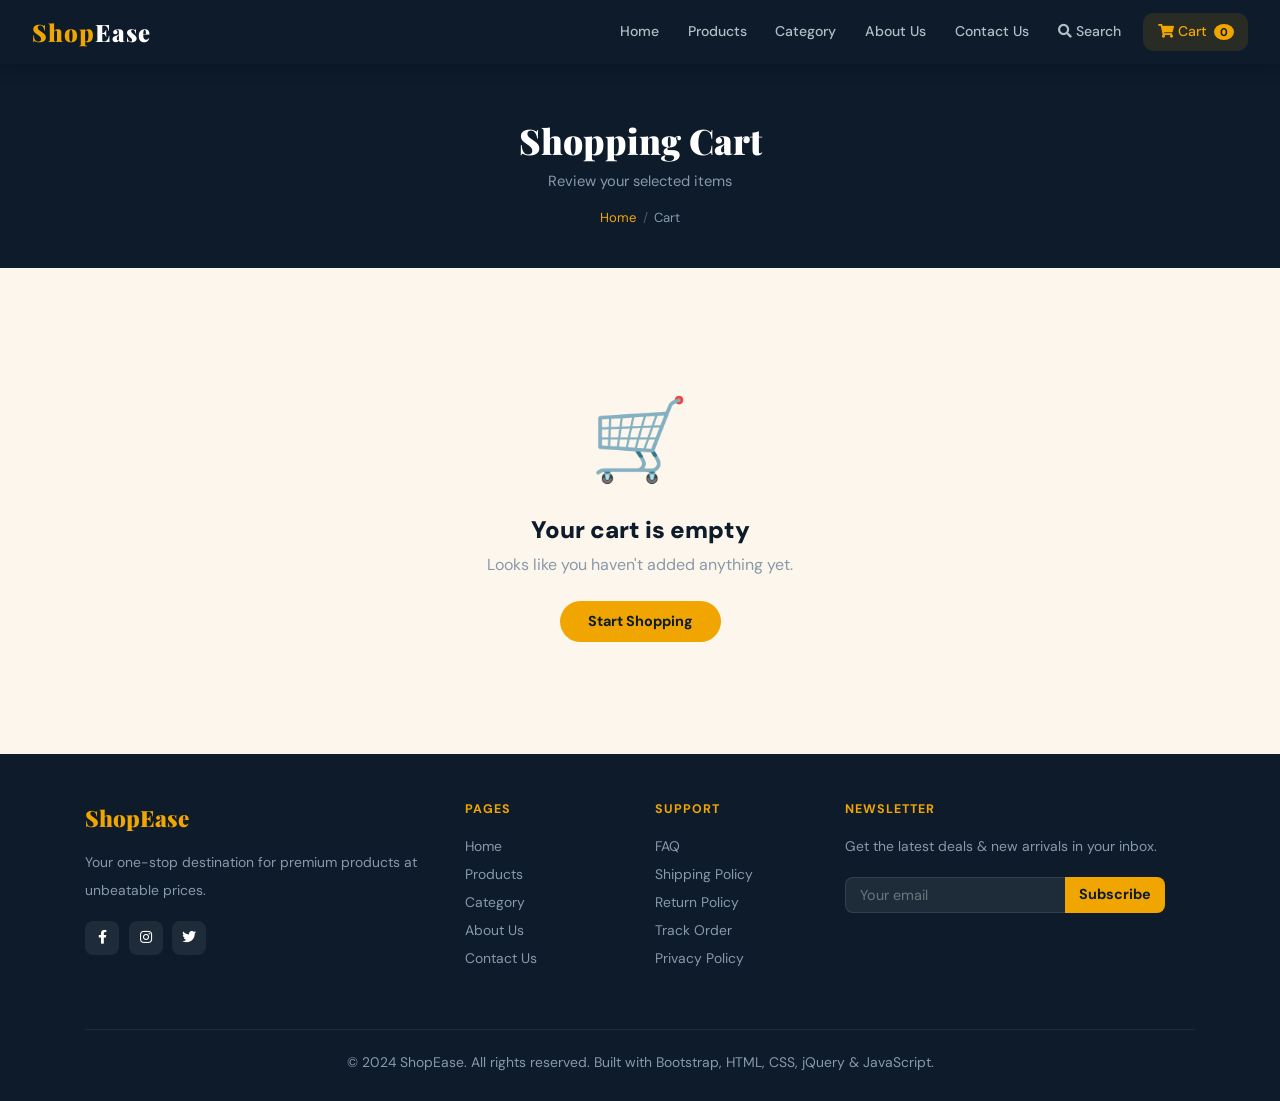
<file: ShopEase/cart.html>
<!DOCTYPE html>
<html lang="en">
<head>
  <meta charset="UTF-8"/>
  <meta name="viewport" content="width=device-width, initial-scale=1.0"/>
  <title>ShopEase – Cart</title>
  <link href="https://fonts.googleapis.com/css2?family=Playfair+Display:wght@600;700;900&family=DM+Sans:wght@300;400;500;600&display=swap" rel="stylesheet"/>
  <link rel="stylesheet" href="https://stackpath.bootstrapcdn.com/bootstrap/4.5.2/css/bootstrap.min.css"/>
  <link rel="stylesheet" href="https://cdnjs.cloudflare.com/ajax/libs/font-awesome/5.10.0/css/all.min.css"/>
  <link rel="stylesheet" href="css/style.css"/>
  <style>
    .cart-table { background:#fff; border-radius:var(--radius); overflow:hidden; box-shadow:var(--shadow2); }
    .cart-table table { margin:0; }
    .cart-table th { background:var(--navy); color:#fff; font-size:.8rem; letter-spacing:1px; text-transform:uppercase; font-weight:600; padding:1rem 1.2rem; }
    .cart-table td { padding:1rem 1.2rem; vertical-align:middle; border-color:var(--border); }
    .cart-item-img { width:70px; height:70px; border-radius:10px; object-fit:cover; }
    .cart-summary { background:#fff; border-radius:var(--radius); padding:1.8rem; border:1px solid var(--border); box-shadow:var(--shadow2); position:sticky; top:80px; }
    .summary-row { display:flex; justify-content:space-between; padding:.5rem 0; font-size:.9rem; border-bottom:1px solid var(--border); }
    .summary-row:last-child { border-bottom:none; font-weight:700; font-size:1.05rem; padding-top:1rem; }
    .remove-btn { background:none; border:none; color:#ccc; cursor:pointer; transition:.2s; font-size:1rem; }
    .remove-btn:hover { color:var(--red); }
    .qty-box { display:flex; align-items:center; gap:.4rem; }
    .qty-box button { width:28px; height:28px; border-radius:6px; border:1px solid var(--border); background:#fff; font-size:.9rem; cursor:pointer; font-weight:700; }
    .qty-box button:hover { background:var(--gold); border-color:var(--gold); }
    .qty-box input { width:36px; text-align:center; border:1px solid var(--border); border-radius:6px; height:28px; font-weight:700; font-size:.85rem; }
  </style>
</head>
<body>
<div id="navbar-placeholder"></div>

<div class="page-hero">
  <h1>Shopping Cart</h1>
  <p>Review your selected items</p>
  <div class="breadcrumb-custom"><a href="index.html">Home</a><span class="sep">/</span>Cart</div>
</div>

<div class="container py-5">
  <div id="cart-empty" style="display:none;text-align:center;padding:4rem 0;">
    <div style="font-size:5rem;">🛒</div>
    <h4 style="margin:1rem 0 .5rem;font-weight:900;">Your cart is empty</h4>
    <p style="color:var(--muted);">Looks like you haven't added anything yet.</p>
    <a href="products.html" class="btn-gold btn mt-2">Start Shopping</a>
  </div>
  <div id="cart-content">
    <div class="row">
      <div class="col-lg-8 mb-4">
        <div class="cart-table">
          <table class="table mb-0">
            <thead>
              <tr>
                <th>Product</th>
                <th class="text-center">Size</th>
                <th class="text-center">Qty</th>
                <th class="text-right">Price</th>
                <th></th>
              </tr>
            </thead>
            <tbody id="cart-tbody"></tbody>
          </table>
        </div>
        <a href="products.html" class="btn-outline-gold btn mt-3"><i class="fas fa-arrow-left mr-1"></i>Continue Shopping</a>
      </div>
      <div class="col-lg-4">
        <div class="cart-summary">
          <h5 style="font-weight:900;margin-bottom:1.2rem;font-family:'Playfair Display',serif;">Order Summary</h5>
          <div class="summary-row"><span>Subtotal</span><span id="cart-subtotal">₹0</span></div>
          <div class="summary-row"><span>Delivery</span><span id="cart-delivery">₹49</span></div>
          <div class="summary-row"><span>Discount</span><span style="color:var(--green);" id="cart-discount">−₹0</span></div>
          <div class="summary-row"><span>Total</span><span id="cart-total">₹49</span></div>
          <a href="checkout.html" class="btn-gold btn w-100 mt-3 d-block text-center"><i class="fas fa-lock mr-1"></i>Proceed to Checkout</a>
          <div class="mt-3 text-center" style="font-size:.78rem;color:var(--muted);"><i class="fas fa-shield-alt mr-1" style="color:var(--gold);"></i>Secure 256-bit SSL Encryption</div>
        </div>
      </div>
    </div>
  </div>
</div>

<div id="footer-placeholder"></div>

<script src="https://code.jquery.com/jquery-3.5.1.slim.min.js"></script>
<script src="https://cdn.jsdelivr.net/npm/bootstrap@4.5.2/dist/js/bootstrap.bundle.min.js"></script>
<script src="js/main.js"></script>
<script src="js/layout.js"></script>
<script>
  injectNavbar('cart');
  injectFooter();

  function renderCart() {
    const cart = getCart();
    const empty = document.getElementById('cart-empty');
    const content = document.getElementById('cart-content');
    if (!cart.length) { empty.style.display = 'block'; content.style.display = 'none'; return; }
    empty.style.display = 'none'; content.style.display = 'block';
    document.getElementById('cart-tbody').innerHTML = cart.map(item => `
      <tr>
        <td><div class="d-flex align-items-center" style="gap:.8rem;">
          <img src="${item.img}" class="cart-item-img" alt=""/>
          <div><div style="font-weight:700;font-size:.9rem;">${item.name}</div>
          <div style="font-size:.78rem;color:var(--muted);">${item.category}</div></div>
        </div></td>
        <td class="text-center"><span style="font-size:.82rem;font-weight:600;">${item.size}</span></td>
        <td class="text-center">
          <div class="qty-box justify-content-center">
            <button onclick="updateQty(${item.id},'${item.size}',-1)">−</button>
            <input type="number" value="${item.qty}" min="1" readonly/>
            <button onclick="updateQty(${item.id},'${item.size}',1)">+</button>
          </div>
        </td>
        <td class="text-right" style="font-weight:700;">₹${item.price * item.qty}</td>
        <td><button class="remove-btn" onclick="removeFn(${item.id},'${item.size}')"><i class="fas fa-trash-alt"></i></button></td>
      </tr>`).join('');
    const sub = cart.reduce((a,b) => a + b.price * b.qty, 0);
    const delivery = sub >= 499 ? 0 : 49;
    const discount = Math.round(sub * 0.05);
    document.getElementById('cart-subtotal').textContent = '₹' + sub;
    document.getElementById('cart-delivery').textContent = delivery === 0 ? 'FREE' : '₹' + delivery;
    document.getElementById('cart-discount').textContent = '−₹' + discount;
    document.getElementById('cart-total').textContent = '₹' + (sub + delivery - discount);
  }
  function updateQty(id, size, d) { updateCartQty(id, size, d); renderCart(); }
  function removeFn(id, size) { removeFromCart(id, size); renderCart(); }
  renderCart();
</script>
</body>
</html>
</file>
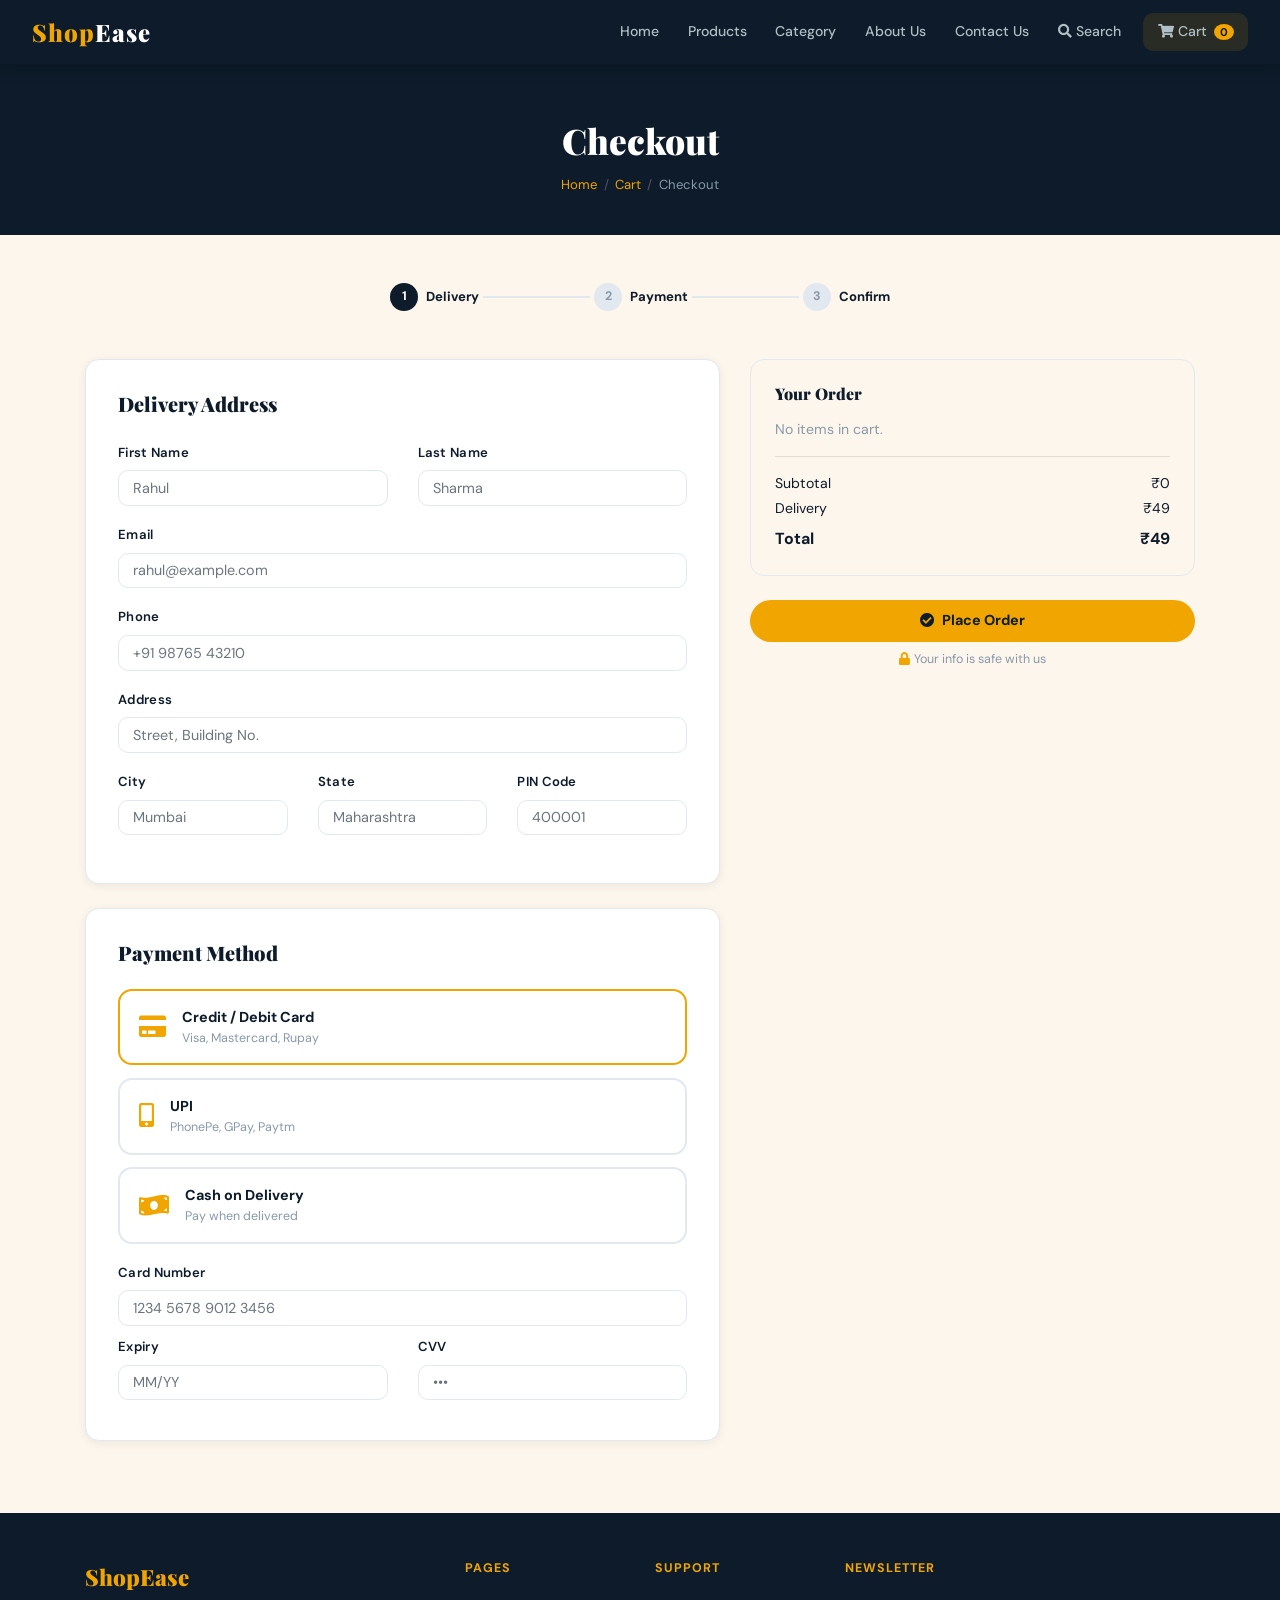
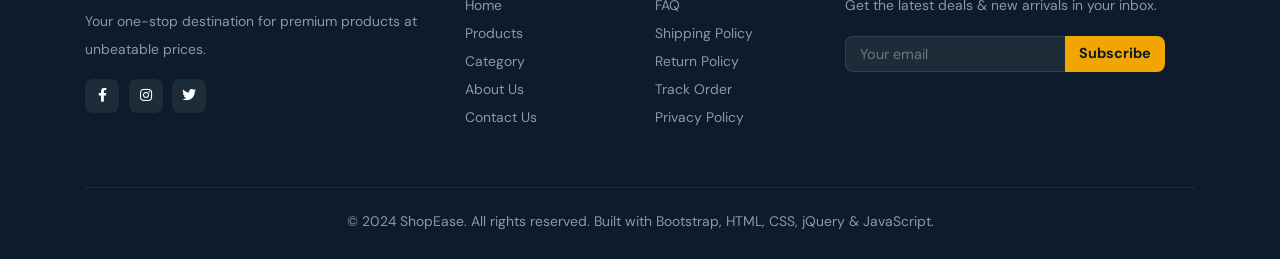
<file: ShopEase/checkout.html>
<!DOCTYPE html>
<html lang="en">
<head>
  <meta charset="UTF-8"/>
  <meta name="viewport" content="width=device-width, initial-scale=1.0"/>
  <title>ShopEase – Checkout</title>
  <link href="https://fonts.googleapis.com/css2?family=Playfair+Display:wght@600;700;900&family=DM+Sans:wght@300;400;500;600&display=swap" rel="stylesheet"/>
  <link rel="stylesheet" href="https://stackpath.bootstrapcdn.com/bootstrap/4.5.2/css/bootstrap.min.css"/>
  <link rel="stylesheet" href="https://cdnjs.cloudflare.com/ajax/libs/font-awesome/5.10.0/css/all.min.css"/>
  <link rel="stylesheet" href="css/style.css"/>
  <style>
    .checkout-step { display:flex; align-items:center; gap:.5rem; font-size:.82rem; font-weight:700; }
    .step-num { width:28px; height:28px; border-radius:50%; background:var(--border); color:var(--muted); display:flex; align-items:center; justify-content:center; font-size:.78rem; font-weight:700; }
    .step-num.active { background:var(--navy); color:#fff; }
    .step-num.done { background:var(--gold); color:var(--navy); }
    .checkout-line { flex:1; height:2px; background:var(--border); margin:0 4px; }
    .payment-card { border:2px solid var(--border); border-radius:var(--radius); padding:1rem 1.2rem; cursor:pointer; transition:.2s; display:flex; align-items:center; gap:1rem; margin-bottom:.8rem; }
    .payment-card.selected, .payment-card:hover { border-color:var(--gold); }
    .payment-card .picon { font-size:1.5rem; color:var(--gold); }
    .order-mini { background:var(--cream); border-radius:var(--radius); padding:1.5rem; border:1px solid var(--border); }
    .order-mini-item { display:flex; align-items:center; gap:.8rem; padding:.5rem 0; border-bottom:1px solid var(--border); font-size:.88rem; }
    .order-mini-item:last-child { border-bottom:none; }
    .order-mini-item img { width:48px; height:48px; border-radius:8px; object-fit:cover; }
  </style>
</head>
<body>
<div id="navbar-placeholder"></div>

<div class="page-hero">
  <h1>Checkout</h1>
  <div class="breadcrumb-custom">
    <a href="index.html">Home</a><span class="sep">/</span>
    <a href="cart.html">Cart</a><span class="sep">/</span>Checkout
  </div>
</div>

<div class="container py-5">
  <!-- Steps -->
  <div class="d-flex align-items-center mb-5" style="max-width:500px;margin:0 auto 2.5rem;">
    <div class="checkout-step"><div class="step-num active">1</div><span style="font-size:.82rem;">Delivery</span></div>
    <div class="checkout-line"></div>
    <div class="checkout-step"><div class="step-num" id="step2">2</div><span style="font-size:.82rem;">Payment</span></div>
    <div class="checkout-line"></div>
    <div class="checkout-step"><div class="step-num" id="step3">3</div><span style="font-size:.82rem;">Confirm</span></div>
  </div>

  <div class="row">
    <div class="col-lg-7 mb-4">
      <!-- Address -->
      <div class="contact-card mb-4">
        <h5 style="font-weight:900;margin-bottom:1.5rem;font-family:'Playfair Display',serif;">Delivery Address</h5>
        <div class="row">
          <div class="col-md-6 mb-3"><label class="form-label">First Name</label><input type="text" class="form-control" placeholder="Rahul"/></div>
          <div class="col-md-6 mb-3"><label class="form-label">Last Name</label><input type="text" class="form-control" placeholder="Sharma"/></div>
          <div class="col-12 mb-3"><label class="form-label">Email</label><input type="email" class="form-control" placeholder="rahul@example.com"/></div>
          <div class="col-12 mb-3"><label class="form-label">Phone</label><input type="tel" class="form-control" placeholder="+91 98765 43210"/></div>
          <div class="col-12 mb-3"><label class="form-label">Address</label><input type="text" class="form-control" placeholder="Street, Building No."/></div>
          <div class="col-md-4 mb-3"><label class="form-label">City</label><input type="text" class="form-control" placeholder="Mumbai"/></div>
          <div class="col-md-4 mb-3"><label class="form-label">State</label><input type="text" class="form-control" placeholder="Maharashtra"/></div>
          <div class="col-md-4 mb-3"><label class="form-label">PIN Code</label><input type="text" class="form-control" placeholder="400001"/></div>
        </div>
      </div>
      <!-- Payment -->
      <div class="contact-card">
        <h5 style="font-weight:900;margin-bottom:1.5rem;font-family:'Playfair Display',serif;">Payment Method</h5>
        <div class="payment-card selected" onclick="selectPayment(this)">
          <div class="picon"><i class="fas fa-credit-card"></i></div>
          <div><div style="font-weight:700;font-size:.9rem;">Credit / Debit Card</div><div style="font-size:.78rem;color:var(--muted);">Visa, Mastercard, Rupay</div></div>
        </div>
        <div class="payment-card" onclick="selectPayment(this)">
          <div class="picon"><i class="fas fa-mobile-alt"></i></div>
          <div><div style="font-weight:700;font-size:.9rem;">UPI</div><div style="font-size:.78rem;color:var(--muted);">PhonePe, GPay, Paytm</div></div>
        </div>
        <div class="payment-card" onclick="selectPayment(this)">
          <div class="picon"><i class="fas fa-money-bill-wave"></i></div>
          <div><div style="font-weight:700;font-size:.9rem;">Cash on Delivery</div><div style="font-size:.78rem;color:var(--muted);">Pay when delivered</div></div>
        </div>
        <div class="mt-3">
          <div class="mb-2"><label class="form-label">Card Number</label><input type="text" class="form-control" placeholder="1234 5678 9012 3456"/></div>
          <div class="row">
            <div class="col-6 mb-2"><label class="form-label">Expiry</label><input type="text" class="form-control" placeholder="MM/YY"/></div>
            <div class="col-6 mb-2"><label class="form-label">CVV</label><input type="text" class="form-control" placeholder="•••"/></div>
          </div>
        </div>
      </div>
    </div>

    <!-- Order Summary -->
    <div class="col-lg-5">
      <div class="order-mini mb-4">
        <h6 style="font-weight:900;margin-bottom:1rem;font-family:'Playfair Display',serif;">Your Order</h6>
        <div id="checkout-items"></div>
        <hr/>
        <div class="d-flex justify-content-between" style="font-size:.88rem;"><span>Subtotal</span><span id="co-sub">₹0</span></div>
        <div class="d-flex justify-content-between mt-1" style="font-size:.88rem;"><span>Delivery</span><span>₹49</span></div>
        <div class="d-flex justify-content-between mt-2 font-weight-bold"><span>Total</span><span id="co-total">₹49</span></div>
      </div>
      <button class="btn-gold btn w-100" onclick="placeOrder()"><i class="fas fa-check-circle mr-2"></i>Place Order</button>
      <div class="mt-2 text-center" style="font-size:.78rem;color:var(--muted);"><i class="fas fa-lock mr-1" style="color:var(--gold);"></i>Your info is safe with us</div>
    </div>
  </div>
</div>

<div id="footer-placeholder"></div>

<script src="https://code.jquery.com/jquery-3.5.1.slim.min.js"></script>
<script src="https://cdn.jsdelivr.net/npm/bootstrap@4.5.2/dist/js/bootstrap.bundle.min.js"></script>
<script src="js/main.js"></script>
<script src="js/layout.js"></script>
<script>
  injectNavbar('');
  injectFooter();

  function renderCheckout() {
    const cart = getCart();
    const sub = cart.reduce((a,b) => a + b.price * b.qty, 0);
    document.getElementById('co-sub').textContent = '₹' + sub;
    document.getElementById('co-total').textContent = '₹' + (sub + 49);
    document.getElementById('checkout-items').innerHTML = cart.length
      ? cart.map(item => `
        <div class="order-mini-item">
          <img src="${item.img}" alt=""/>
          <div style="flex:1"><div style="font-weight:700;font-size:.85rem;">${item.name}</div>
          <div style="font-size:.75rem;color:var(--muted);">Qty: ${item.qty} | Size: ${item.size}</div></div>
          <span style="font-weight:700;">₹${item.price * item.qty}</span>
        </div>`).join('')
      : '<p style="color:var(--muted);font-size:.88rem;">No items in cart.</p>';
  }

  function selectPayment(el) {
    document.querySelectorAll('.payment-card').forEach(c => c.classList.remove('selected'));
    el.classList.add('selected');
  }

  function placeOrder() {
    const cart = getCart();
    if (!cart.length) { toast('<i class="fas fa-exclamation-circle mr-1" style="color:#f56565;"></i> Cart is empty!'); return; }
    const orderId = 'SE-' + Math.floor(10000 + Math.random() * 90000);
    localStorage.setItem('shopease_last_order', JSON.stringify({ orderId, cart, total: cart.reduce((a,b) => a + b.price * b.qty, 0) + 49 }));
    saveCart([]);
    window.location.href = 'order-confirmation.html';
  }

  renderCheckout();
</script>
</body>
</html>
</file>
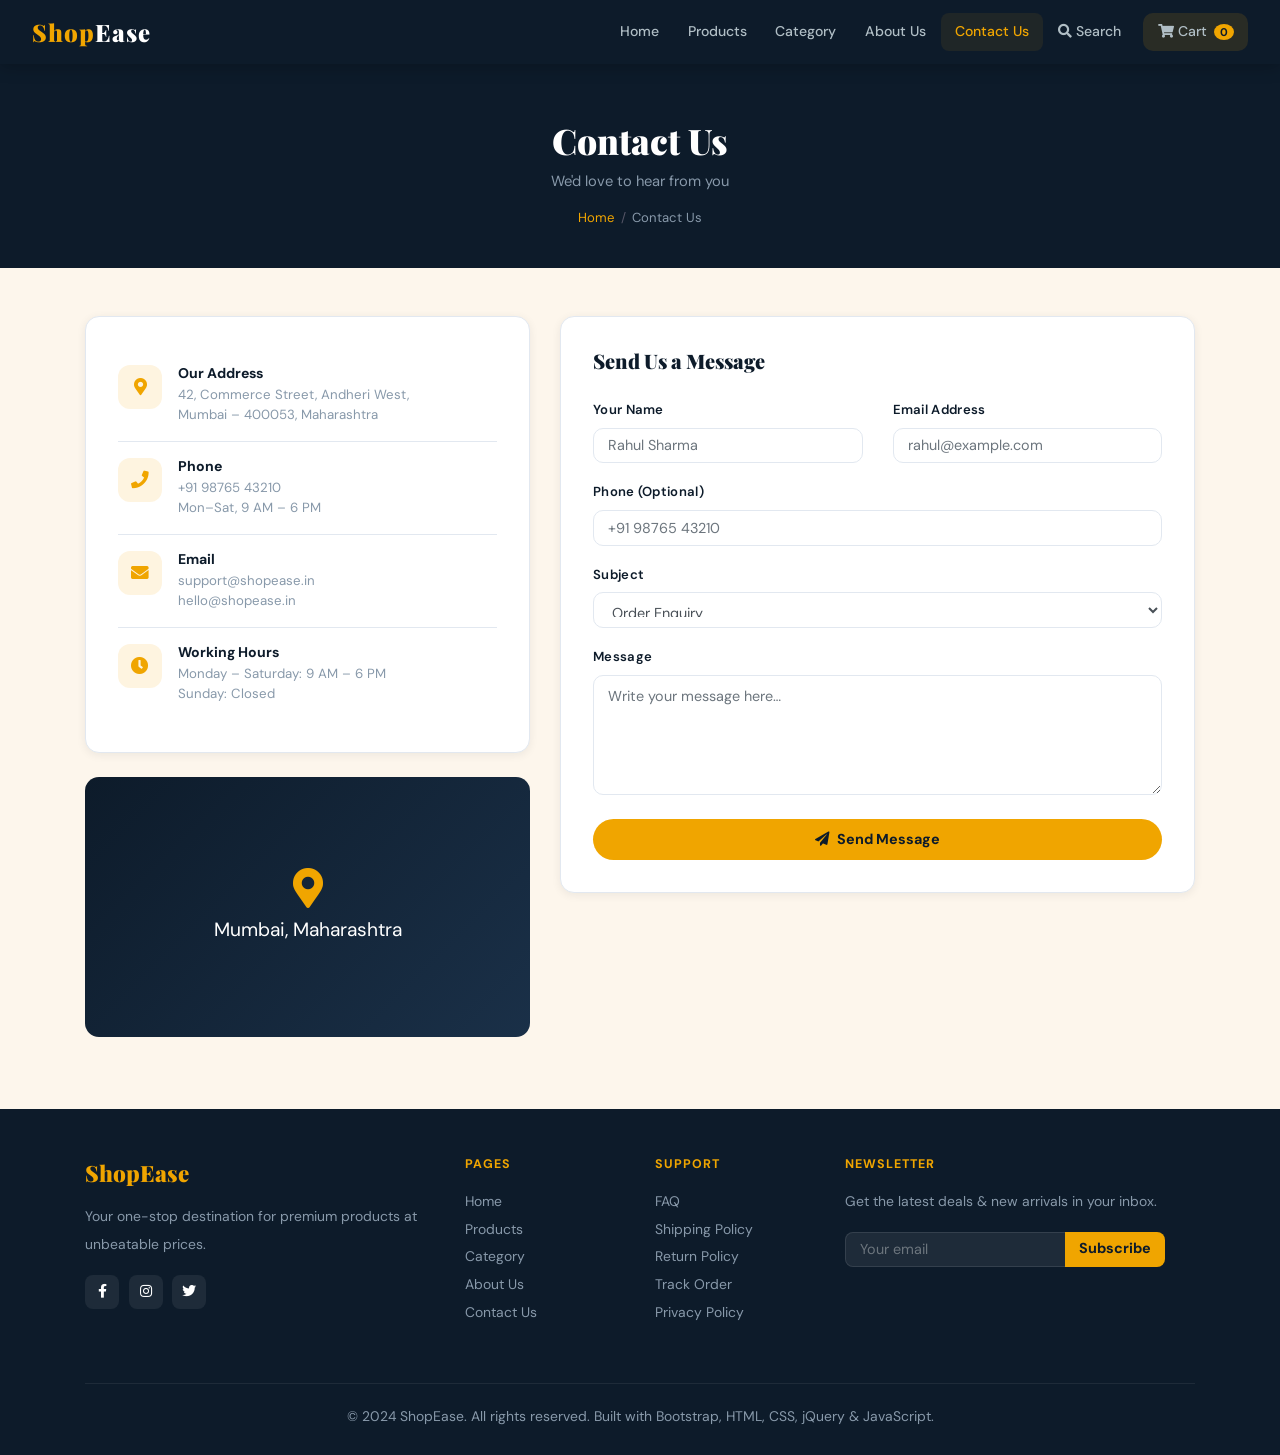
<file: ShopEase/contact.html>
<!DOCTYPE html>
<html lang="en">
<head>
  <meta charset="UTF-8"/>
  <meta name="viewport" content="width=device-width, initial-scale=1.0"/>
  <title>ShopEase – Contact Us</title>
  <link href="https://fonts.googleapis.com/css2?family=Playfair+Display:wght@600;700;900&family=DM+Sans:wght@300;400;500;600&display=swap" rel="stylesheet"/>
  <link rel="stylesheet" href="https://stackpath.bootstrapcdn.com/bootstrap/4.5.2/css/bootstrap.min.css"/>
  <link rel="stylesheet" href="https://cdnjs.cloudflare.com/ajax/libs/font-awesome/5.10.0/css/all.min.css"/>
  <link rel="stylesheet" href="css/style.css"/>
  <style>
    .info-item { display:flex; align-items:flex-start; gap:1rem; padding:1rem 0; border-bottom:1px solid var(--border); }
    .info-item:last-child { border-bottom:none; }
    .info-icon { width:44px; height:44px; border-radius:12px; background:rgba(240,165,0,.12); color:var(--gold); display:flex; align-items:center; justify-content:center; font-size:1.1rem; flex-shrink:0; }
    .info-item h6 { font-weight:700; font-size:.88rem; margin-bottom:.2rem; }
    .info-item p { font-size:.83rem; color:var(--muted); margin:0; }
    .map-placeholder { background:linear-gradient(135deg,var(--navy),#1a3048); border-radius:var(--radius); height:260px; display:flex; align-items:center; justify-content:center; color:#fff; font-size:1.2rem; text-align:center; }
  </style>
</head>
<body>
<div id="navbar-placeholder"></div>

<div class="page-hero">
  <h1>Contact Us</h1>
  <p>We'd love to hear from you</p>
  <div class="breadcrumb-custom"><a href="index.html">Home</a><span class="sep">/</span>Contact Us</div>
</div>

<div class="container py-5">
  <div class="row">
    <div class="col-lg-5 mb-4">
      <div class="contact-card mb-4">
        <div class="info-item">
          <div class="info-icon"><i class="fas fa-map-marker-alt"></i></div>
          <div><h6>Our Address</h6><p>42, Commerce Street, Andheri West,<br/>Mumbai – 400053, Maharashtra</p></div>
        </div>
        <div class="info-item">
          <div class="info-icon"><i class="fas fa-phone"></i></div>
          <div><h6>Phone</h6><p>+91 98765 43210<br/>Mon–Sat, 9 AM – 6 PM</p></div>
        </div>
        <div class="info-item">
          <div class="info-icon"><i class="fas fa-envelope"></i></div>
          <div><h6>Email</h6><p>support@shopease.in<br/>hello@shopease.in</p></div>
        </div>
        <div class="info-item">
          <div class="info-icon"><i class="fas fa-clock"></i></div>
          <div><h6>Working Hours</h6><p>Monday – Saturday: 9 AM – 6 PM<br/>Sunday: Closed</p></div>
        </div>
      </div>
      <div class="map-placeholder">
        <div><i class="fas fa-map-marker-alt" style="color:var(--gold);display:block;font-size:2.5rem;margin-bottom:.5rem;"></i>Mumbai, Maharashtra</div>
      </div>
    </div>

    <div class="col-lg-7">
      <div class="contact-card">
        <h5 style="font-weight:900;margin-bottom:1.5rem;font-family:'Playfair Display',serif;">Send Us a Message</h5>
        <div class="row">
          <div class="col-md-6 mb-3"><label class="form-label">Your Name</label><input type="text" class="form-control" placeholder="Rahul Sharma"/></div>
          <div class="col-md-6 mb-3"><label class="form-label">Email Address</label><input type="email" class="form-control" placeholder="rahul@example.com"/></div>
          <div class="col-12 mb-3"><label class="form-label">Phone (Optional)</label><input type="tel" class="form-control" placeholder="+91 98765 43210"/></div>
          <div class="col-12 mb-3">
            <label class="form-label">Subject</label>
            <select class="form-control">
              <option>Order Enquiry</option>
              <option>Return & Refund</option>
              <option>Product Information</option>
              <option>General Query</option>
            </select>
          </div>
          <div class="col-12 mb-4"><label class="form-label">Message</label><textarea class="form-control" placeholder="Write your message here…"></textarea></div>
          <div class="col-12">
            <button class="btn-gold btn w-100" onclick="submitContact()"><i class="fas fa-paper-plane mr-2"></i>Send Message</button>
          </div>
        </div>
      </div>
    </div>
  </div>
</div>

<div id="footer-placeholder"></div>

<script src="https://code.jquery.com/jquery-3.5.1.slim.min.js"></script>
<script src="https://cdn.jsdelivr.net/npm/bootstrap@4.5.2/dist/js/bootstrap.bundle.min.js"></script>
<script src="js/main.js"></script>
<script src="js/layout.js"></script>
<script>
  injectNavbar('contact');
  injectFooter();
  function submitContact() {
    toast('<i class="fas fa-envelope mr-1" style="color:var(--gold);"></i> Message sent! We\'ll reply soon.');
  }
</script>
</body>
</html>
</file>
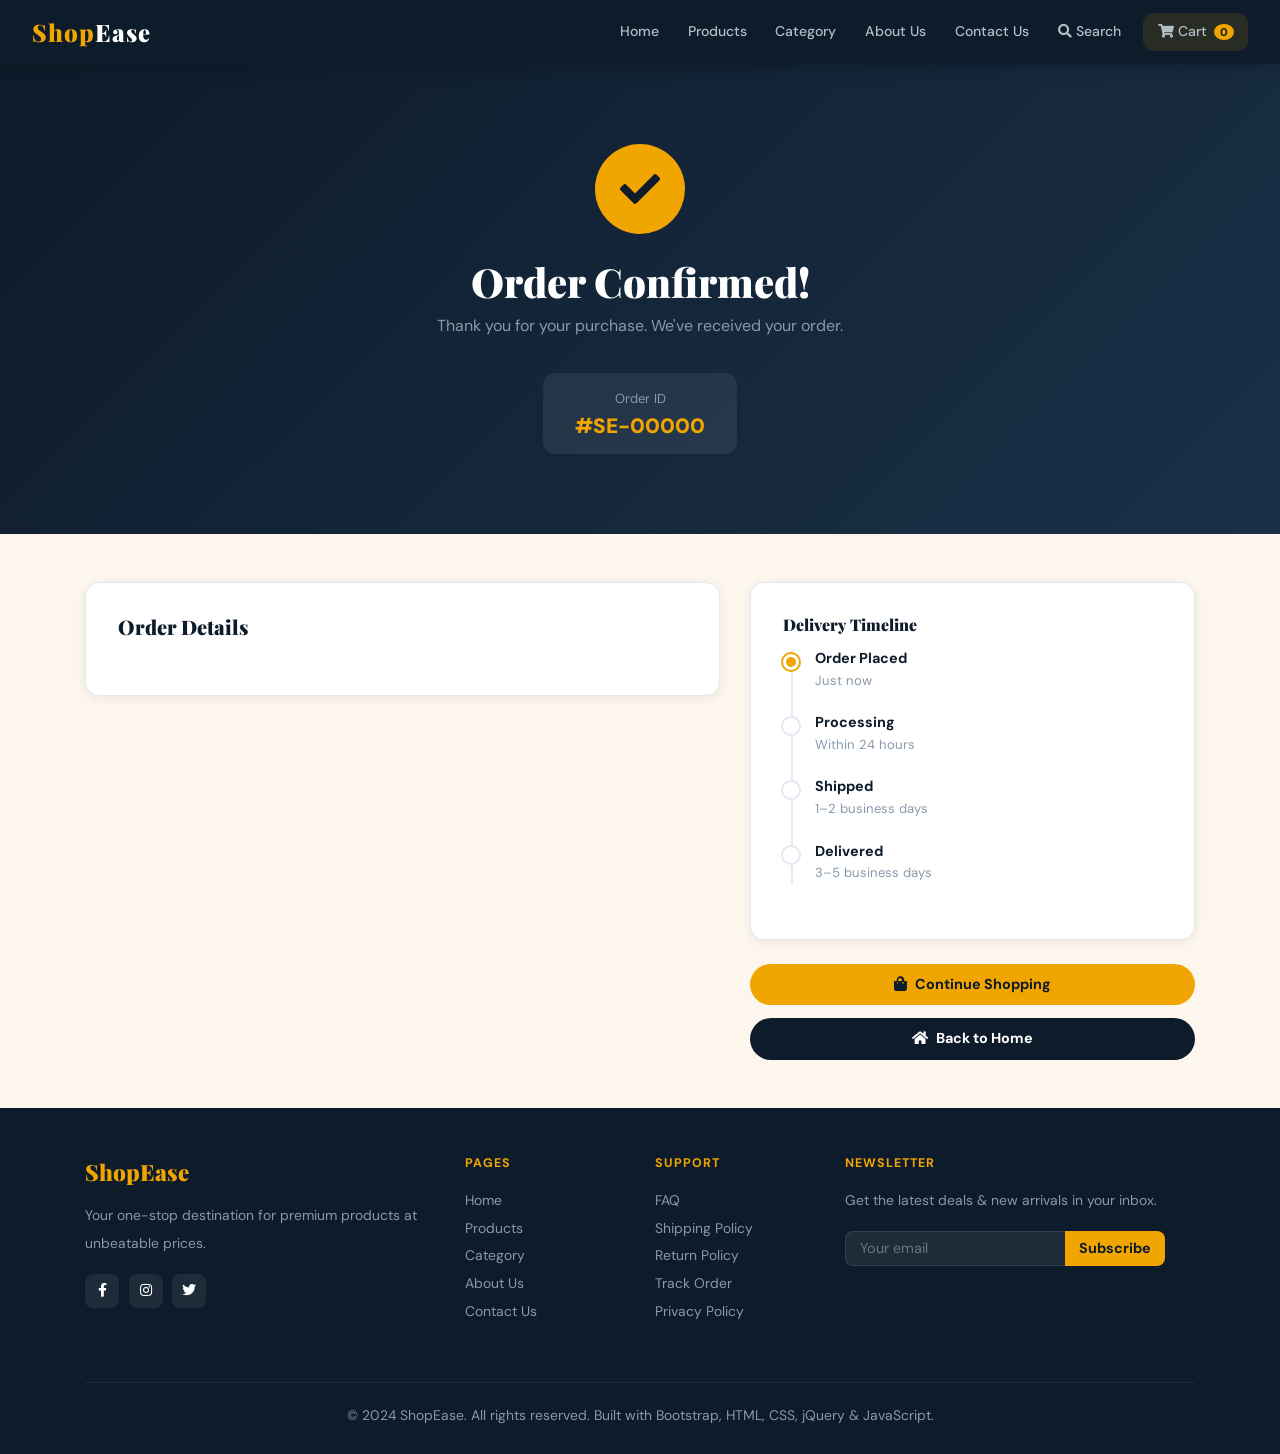
<file: ShopEase/order-confirmation.html>
<!DOCTYPE html>
<html lang="en">
<head>
  <meta charset="UTF-8"/>
  <meta name="viewport" content="width=device-width, initial-scale=1.0"/>
  <title>ShopEase – Order Confirmed</title>
  <link href="https://fonts.googleapis.com/css2?family=Playfair+Display:wght@600;700;900&family=DM+Sans:wght@300;400;500;600&display=swap" rel="stylesheet"/>
  <link rel="stylesheet" href="https://stackpath.bootstrapcdn.com/bootstrap/4.5.2/css/bootstrap.min.css"/>
  <link rel="stylesheet" href="https://cdnjs.cloudflare.com/ajax/libs/font-awesome/5.10.0/css/all.min.css"/>
  <link rel="stylesheet" href="css/style.css"/>
  <style>
    .confirm-hero { background:linear-gradient(135deg,var(--navy),#1a3048); color:#fff; padding:5rem 0; text-align:center; }
    .confirm-check { width:90px; height:90px; border-radius:50%; background:var(--gold); display:flex; align-items:center; justify-content:center; font-size:2.5rem; color:var(--navy); margin:0 auto 1.5rem; animation:popIn .4s ease; }
    @keyframes popIn { 0%{transform:scale(0);} 80%{transform:scale(1.1);} 100%{transform:scale(1);} }
    .order-timeline { position:relative; padding-left:2rem; }
    .order-timeline::before { content:''; position:absolute; left:8px; top:0; bottom:0; width:2px; background:var(--border); }
    .timeline-item { position:relative; margin-bottom:1.5rem; }
    .timeline-item .dot { position:absolute; left:-2rem; top:4px; width:16px; height:16px; border-radius:50%; background:var(--gold); border:3px solid #fff; box-shadow:0 0 0 2px var(--gold); }
    .timeline-item .dot.empty { background:#fff; box-shadow:0 0 0 2px var(--border); }
    .timeline-item h6 { font-weight:700; font-size:.9rem; margin-bottom:.2rem; }
    .timeline-item p { font-size:.82rem; color:var(--muted); margin:0; }
  </style>
</head>
<body>
<div id="navbar-placeholder"></div>

<div class="confirm-hero">
  <div class="container">
    <div class="confirm-check"><i class="fas fa-check"></i></div>
    <h1 style="font-size:2.5rem;font-weight:900;">Order Confirmed!</h1>
    <p style="color:#8899aa;margin-top:.5rem;">Thank you for your purchase. We've received your order.</p>
    <div style="background:rgba(255,255,255,.07);border-radius:12px;display:inline-block;padding:.8rem 2rem;margin-top:1.2rem;">
      <span style="font-size:.82rem;color:#8899aa;">Order ID</span>
      <div style="font-size:1.3rem;font-weight:900;color:var(--gold);" id="confirm-order-id">#SE-00000</div>
    </div>
  </div>
</div>

<div class="container py-5">
  <div class="row">
    <div class="col-lg-7 mb-4">
      <div class="contact-card">
        <h5 style="font-weight:900;margin-bottom:1.5rem;font-family:'Playfair Display',serif;">Order Details</h5>
        <div id="confirm-items"></div>
      </div>
    </div>
    <div class="col-lg-5">
      <div class="contact-card mb-4">
        <h6 style="font-weight:900;font-family:'Playfair Display',serif;margin-bottom:1rem;">Delivery Timeline</h6>
        <div class="order-timeline">
          <div class="timeline-item"><div class="dot"></div><h6>Order Placed</h6><p>Just now</p></div>
          <div class="timeline-item"><div class="dot empty"></div><h6>Processing</h6><p>Within 24 hours</p></div>
          <div class="timeline-item"><div class="dot empty"></div><h6>Shipped</h6><p>1–2 business days</p></div>
          <div class="timeline-item"><div class="dot empty"></div><h6>Delivered</h6><p>3–5 business days</p></div>
        </div>
      </div>
      <div class="d-flex flex-column" style="gap:.8rem;">
        <a href="products.html" class="btn-gold btn"><i class="fas fa-shopping-bag mr-2"></i>Continue Shopping</a>
        <a href="index.html" class="btn-navy btn"><i class="fas fa-home mr-2"></i>Back to Home</a>
      </div>
    </div>
  </div>
</div>

<div id="footer-placeholder"></div>

<script src="https://code.jquery.com/jquery-3.5.1.slim.min.js"></script>
<script src="https://cdn.jsdelivr.net/npm/bootstrap@4.5.2/dist/js/bootstrap.bundle.min.js"></script>
<script src="js/main.js"></script>
<script src="js/layout.js"></script>
<script>
  injectNavbar('');
  injectFooter();
  try {
    const order = JSON.parse(localStorage.getItem('shopease_last_order') || '{}');
    if (order.orderId) {
      document.getElementById('confirm-order-id').textContent = '#' + order.orderId;
      document.getElementById('confirm-items').innerHTML =
        (order.cart || []).map(item => `
          <div style="display:flex;align-items:center;gap:.8rem;padding:.7rem 0;border-bottom:1px solid var(--border);">
            <img src="${item.img}" style="width:52px;height:52px;border-radius:8px;object-fit:cover;" alt=""/>
            <div style="flex:1"><div style="font-weight:700;">${item.name}</div>
            <div style="font-size:.78rem;color:var(--muted);">Qty: ${item.qty} | Size: ${item.size}</div></div>
            <span style="font-weight:700;">₹${item.price * item.qty}</span>
          </div>`).join('') +
        `<div class="mt-2 font-weight-bold d-flex justify-content-between" style="font-size:.95rem;">
           <span>Total Paid</span><span style="color:var(--gold);">₹${order.total}</span>
         </div>`;
    }
  } catch(e) {}
</script>
</body>
</html>
</file>
<file: ShopEase/css/style.css>
/* ══════════════════════════════════════
   ShopEase – Global Stylesheet
══════════════════════════════════════ */
@import url('https://fonts.googleapis.com/css2?family=Playfair+Display:wght@600;700;900&family=DM+Sans:wght@300;400;500;600&display=swap');

:root {
  --navy:   #0d1b2a;
  --navy2:  #162032;
  --gold:   #f0a500;
  --gold2:  #ffc93c;
  --cream:  #fdf6ec;
  --light:  #f8f9fa;
  --muted:  #8899aa;
  --border: #e2e8f0;
  --red:    #e53e3e;
  --green:  #38a169;
  --radius: 14px;
  --shadow: 0 8px 32px rgba(13,27,42,.10);
  --shadow2:0 2px 10px rgba(13,27,42,.07);
}

* { box-sizing: border-box; margin: 0; padding: 0; }
body { font-family: 'DM Sans', sans-serif; background: var(--cream); color: var(--navy); overflow-x: hidden; }
h1,h2,h3,.display-font { font-family: 'Playfair Display', serif; }
a { text-decoration: none !important; color: inherit; }

/* ── NAVBAR ── */
.navbar { background: var(--navy); padding: 0 2rem; height: 64px; position: sticky; top: 0; z-index: 999; box-shadow: 0 2px 16px rgba(0,0,0,.25); }
.navbar-brand { font-family: 'Playfair Display', serif; font-size: 1.5rem; color: var(--gold) !important; font-weight: 900; letter-spacing: 1px; }
.navbar-brand span { color: #fff; }
.nav-link { color: #b0bec5 !important; font-size: .88rem; font-weight: 500; padding: .5rem .9rem !important; border-radius: 8px; transition: .2s; }
.nav-link:hover, .nav-link.active { color: var(--gold) !important; background: rgba(240,165,0,.08); }
.cart-badge { background: var(--gold); color: var(--navy); font-size: .7rem; font-weight: 700; border-radius: 50%; padding: 1px 6px; margin-left: 3px; }
.navbar-toggler { border-color: rgba(255,255,255,.2); }
.navbar-toggler-icon { background-image: url("data:image/svg+xml,%3csvg xmlns='http://www.w3.org/2000/svg' width='30' height='30' viewBox='0 0 30 30'%3e%3cpath stroke='rgba%28240,165,0,1%29' stroke-linecap='round' stroke-miterlimit='10' stroke-width='2' d='M4 7h22M4 15h22M4 23h22'/%3e%3c/svg%3e"); }

/* ── FOOTER ── */
footer { background: var(--navy); color: #8899aa; padding: 3rem 0 1.5rem; }
footer h6 { color: var(--gold); font-weight: 700; letter-spacing: 1px; font-size: .78rem; text-transform: uppercase; margin-bottom: 1rem; }
footer p, footer a { font-size: .87rem; color: #8899aa; line-height: 2; }
footer a:hover { color: var(--gold) !important; }
.footer-bottom { border-top: 1px solid rgba(255,255,255,.07); margin-top: 2rem; padding-top: 1.2rem; font-size: .82rem; }

/* ── BUTTONS ── */
.btn-gold { background: var(--gold); color: var(--navy); font-weight: 700; border: none; border-radius: 50px; padding: 10px 28px; transition: .2s; font-size: .9rem; }
.btn-gold:hover { background: var(--gold2); color: var(--navy); transform: translateY(-1px); box-shadow: 0 4px 14px rgba(240,165,0,.35); }
.btn-navy { background: var(--navy); color: #fff; font-weight: 700; border: none; border-radius: 50px; padding: 10px 28px; transition: .2s; font-size: .9rem; }
.btn-navy:hover { background: #1a3048; color: #fff; transform: translateY(-1px); }
.btn-outline-gold { background: transparent; color: var(--gold); border: 2px solid var(--gold); font-weight: 700; border-radius: 50px; padding: 8px 24px; transition: .2s; font-size: .9rem; }
.btn-outline-gold:hover { background: var(--gold); color: var(--navy); }

/* ── SECTION HEADER ── */
.section-header { text-align: center; margin-bottom: 3rem; }
.section-header h2 { font-size: 2.2rem; font-weight: 900; color: var(--navy); }
.section-header .line { width: 56px; height: 4px; background: var(--gold); border-radius: 2px; margin: .7rem auto 1rem; }
.section-header p { color: var(--muted); font-size: .95rem; max-width: 480px; margin: auto; }

/* ── PRODUCT CARD ── */
.product-card { background: #fff; border-radius: var(--radius); overflow: hidden; box-shadow: var(--shadow2); transition: .25s; cursor: pointer; border: 1px solid var(--border); }
.product-card:hover { transform: translateY(-5px); box-shadow: var(--shadow); }
.product-card .card-img { position: relative; overflow: hidden; height: 200px; background: linear-gradient(135deg,#e8f0fe,#f3e8fd); }
.product-card .card-img img { width: 100%; height: 100%; object-fit: cover; transition: .3s; }
.product-card:hover .card-img img { transform: scale(1.06); }
.product-card .badge-cat { position: absolute; top: 10px; left: 10px; background: var(--gold); color: var(--navy); font-size: .7rem; font-weight: 700; padding: 3px 10px; border-radius: 20px; }
.product-card .card-body { padding: 1rem 1.2rem; }
.product-card .card-title { font-family: 'Playfair Display', serif; font-size: 1rem; font-weight: 700; margin-bottom: .3rem; }
.product-card .card-price { font-size: 1.15rem; font-weight: 700; color: var(--navy); }
.product-card .card-price .old { font-size: .82rem; color: var(--muted); text-decoration: line-through; margin-left: 6px; font-weight: 400; }
.stars { color: var(--gold); font-size: .78rem; }

/* ── PAGE HERO ── */
.page-hero { background: var(--navy); color: #fff; padding: 3.5rem 0 2.5rem; text-align: center; }
.page-hero h1 { font-size: 2.2rem; font-weight: 900; margin-bottom: .5rem; }
.page-hero p { color: #8899aa; font-size: .92rem; }
.breadcrumb-custom { display: flex; gap: .4rem; align-items: center; justify-content: center; margin-top: .8rem; font-size: .82rem; color: #8899aa; }
.breadcrumb-custom span.sep { color: #556; }
.breadcrumb-custom a { color: var(--gold); cursor: pointer; }

/* ── CHIP ── */
.chip { display: inline-block; background: rgba(240,165,0,.12); color: var(--gold); border: 1px solid rgba(240,165,0,.25); font-size: .75rem; font-weight: 700; padding: 2px 10px; border-radius: 20px; margin-bottom: .5rem; }

/* ── FORM ── */
.form-label { font-size: .82rem; font-weight: 600; color: var(--navy); letter-spacing: .3px; }
.form-control { border: 1.5px solid var(--border); border-radius: 10px; padding: 10px 14px; font-size: .9rem; transition: .2s; }
.form-control:focus { border-color: var(--gold); box-shadow: 0 0 0 3px rgba(240,165,0,.15); outline: none; }
textarea.form-control { resize: vertical; min-height: 120px; }

/* ── CONTACT CARD (reused) ── */
.contact-card { background: #fff; border-radius: var(--radius); padding: 2rem; border: 1px solid var(--border); box-shadow: var(--shadow2); }

/* ── TOAST ── */
.toast-wrap { position: fixed; bottom: 2rem; right: 2rem; z-index: 9999; display: flex; flex-direction: column; gap: .5rem; }
.toast-msg { background: var(--navy); color: #fff; padding: .8rem 1.4rem; border-radius: 12px; font-size: .88rem; font-weight: 500; box-shadow: 0 6px 24px rgba(0,0,0,.25); display: flex; align-items: center; gap: .6rem; animation: slideIn .3s ease; border-left: 4px solid var(--gold); }
@keyframes slideIn { from { transform: translateX(60px); opacity: 0; } to { transform: translateX(0); opacity: 1; } }

/* ── RESPONSIVE ── */
@media(max-width:768px) {
  .hero { min-height: auto; padding: 4rem 0; }
  .hero h1 { font-size: 2.2rem; }
  .float1, .float2 { display: none; }
}
</file>
